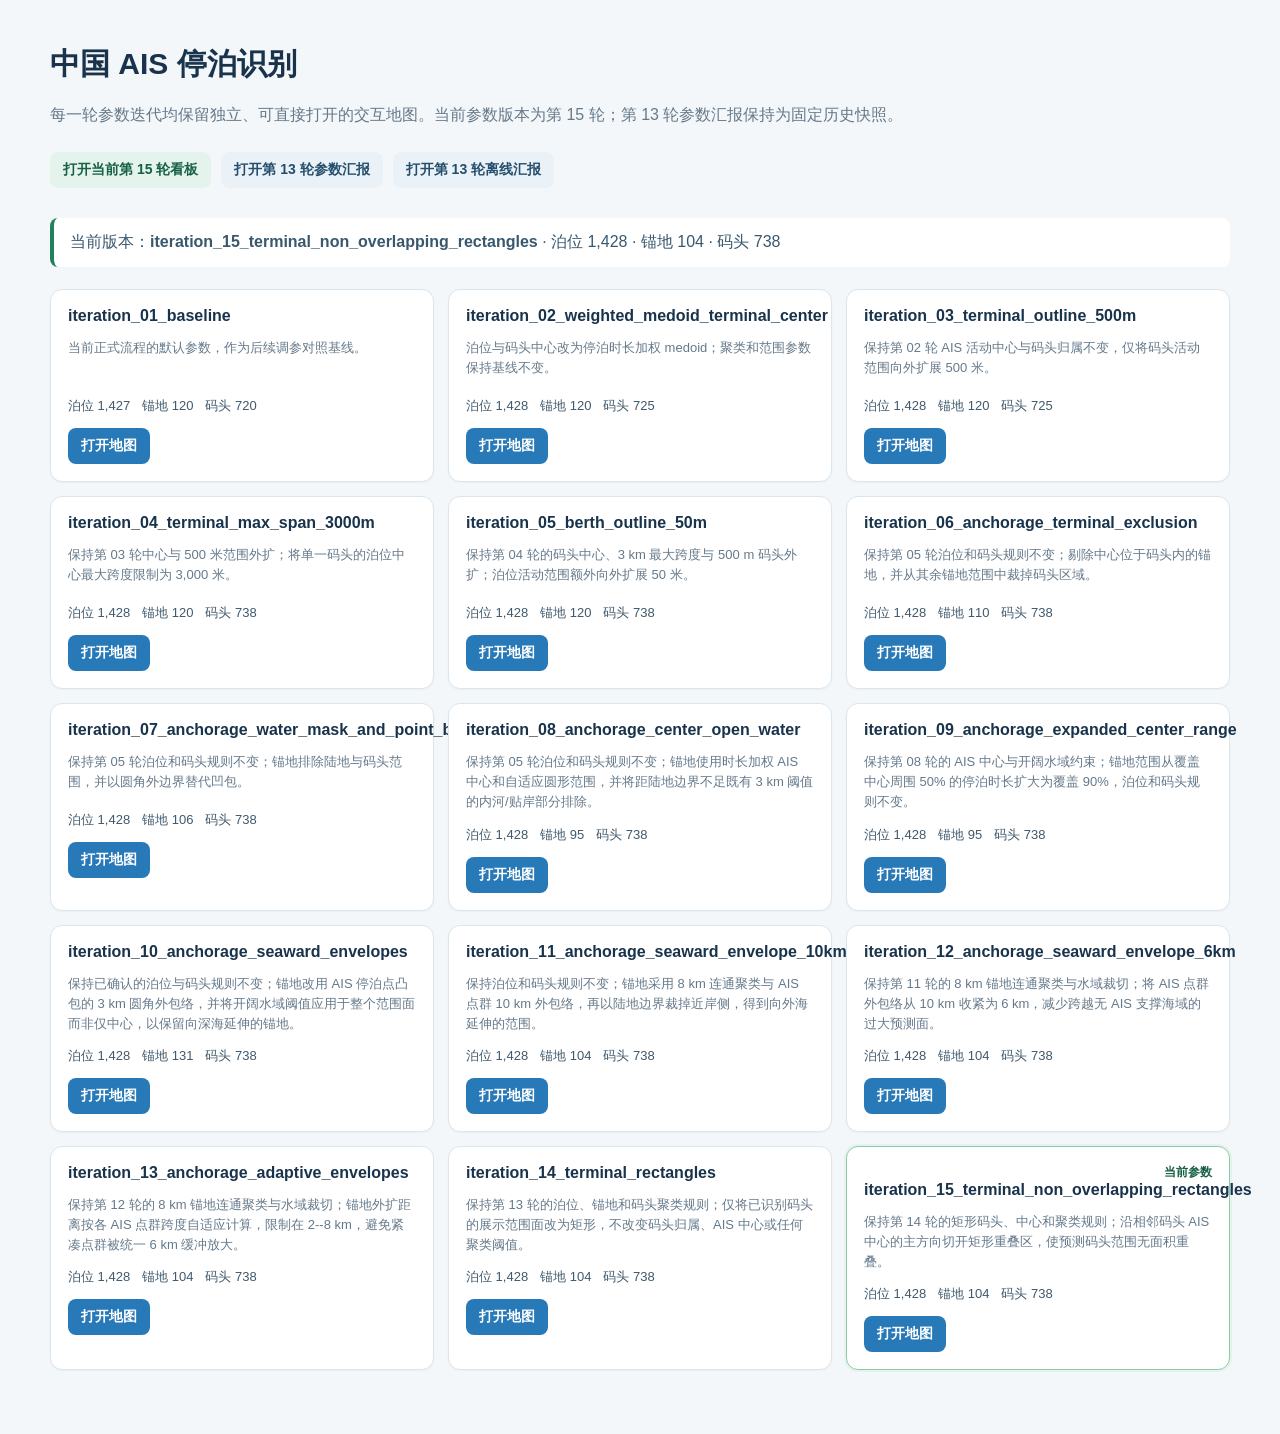
<file: dashboard/index.html>
<!doctype html>
<html lang="zh-CN">
  <head>
    <meta charset="utf-8" />
    <meta name="viewport" content="width=device-width, initial-scale=1" />
    <title>AIS 停泊识别 · 看板目录</title>
    <style>
      :root { color: #18334b; background: #f4f7fa; font-family: -apple-system, BlinkMacSystemFont, "PingFang SC", "Microsoft YaHei", sans-serif; }
      body { margin: 0; } main { max-width: 1180px; margin: auto; padding: 44px 24px 64px; }
      h1 { margin: 0 0 8px; font-size: 30px; } .intro { color: #65798a; line-height: 1.7; }
      .actions { display: flex; flex-wrap: wrap; gap: 10px; margin: 24px 0 30px; }
      .actions a, .open { display: inline-block; border-radius: 8px; padding: 9px 13px; text-decoration: none; font-size: 14px; font-weight: 650; color: #176044; background: #e4f4ec; }
      .actions a.secondary { color: #244e6c; background: #eaf2f8; }
      #current { margin: 14px 0 22px; padding: 14px 16px; border-left: 4px solid #21815c; border-radius: 8px; background: #fff; color: #38586e; }
      #grid { display: grid; grid-template-columns: repeat(auto-fill, minmax(315px, 1fr)); gap: 14px; }
      article { border: 1px solid #dbe5ec; border-radius: 12px; padding: 17px; background: #fff; box-shadow: 0 1px 2px rgba(20, 53, 75, .04); }
      article.current { border-color: #8fc9a9; box-shadow: 0 0 0 2px #e4f4ec; } h2 { margin: 0; font-size: 16px; } .tag { float: right; color: #176044; font-size: 12px; font-weight: 700; }
      .desc { min-height: 46px; color: #65798a; font-size: 13px; line-height: 1.55; } .stats { margin: 13px 0; color: #40596b; font-size: 13px; } .stats span { margin-right: 12px; white-space: nowrap; }
      .open { color: #fff; background: #2879b7; } .empty { color: #65798a; }
    </style>
  </head>
  <body>
    <main>
      <h1>中国 AIS 停泊识别</h1>
      <p class="intro">每一轮参数迭代均保留独立、可直接打开的交互地图。当前参数版本为第 15 轮；第 13 轮参数汇报保持为固定历史快照。</p>
      <nav class="actions">
        <a id="current-link" href="iterations/iteration_15_terminal_non_overlapping_rectangles/index.html">打开当前第 15 轮看板</a>
        <a class="secondary" href="parameter_dashboard.html">打开第 13 轮参数汇报</a>
        <a class="secondary" href="AIS_停泊识别_第13版_汇报看板.html">打开第 13 轮离线汇报</a>
      </nav>
      <div id="current">正在载入看板目录…</div>
      <section id="grid" aria-label="迭代看板列表"></section>
    </main>
    <script src="catalog.js"></script>
    <script>
      const catalog = window.DASHBOARD_CATALOG;
      const grid = document.getElementById("grid");
      const current = document.getElementById("current");
      if (!catalog || !catalog.items.length) {
        current.textContent = "暂未找到已导出的迭代看板。";
      } else {
        const active = catalog.items.find((item) => item.isCurrent);
        if (active) {
          current.innerHTML = `当前版本：<b>${active.name}</b> · 泊位 ${active.predicted_berths.toLocaleString()} · 锚地 ${active.predicted_anchorages.toLocaleString()} · 码头 ${active.predicted_terminals.toLocaleString()}`;
          document.getElementById("current-link").href = active.href;
        }
        catalog.items.forEach((item) => {
          const card = document.createElement("article");
          if (item.isCurrent) card.className = "current";
          card.innerHTML = `${item.isCurrent ? '<span class="tag">当前参数</span>' : ''}<h2>${item.name}</h2><p class="desc">${item.description || "—"}</p><p class="stats"><span>泊位 ${item.predicted_berths.toLocaleString()}</span><span>锚地 ${item.predicted_anchorages.toLocaleString()}</span><span>码头 ${item.predicted_terminals.toLocaleString()}</span></p><a class="open" href="${item.href}">打开地图</a>`;
          grid.appendChild(card);
        });
      }
    </script>
  </body>
</html>
</file>
